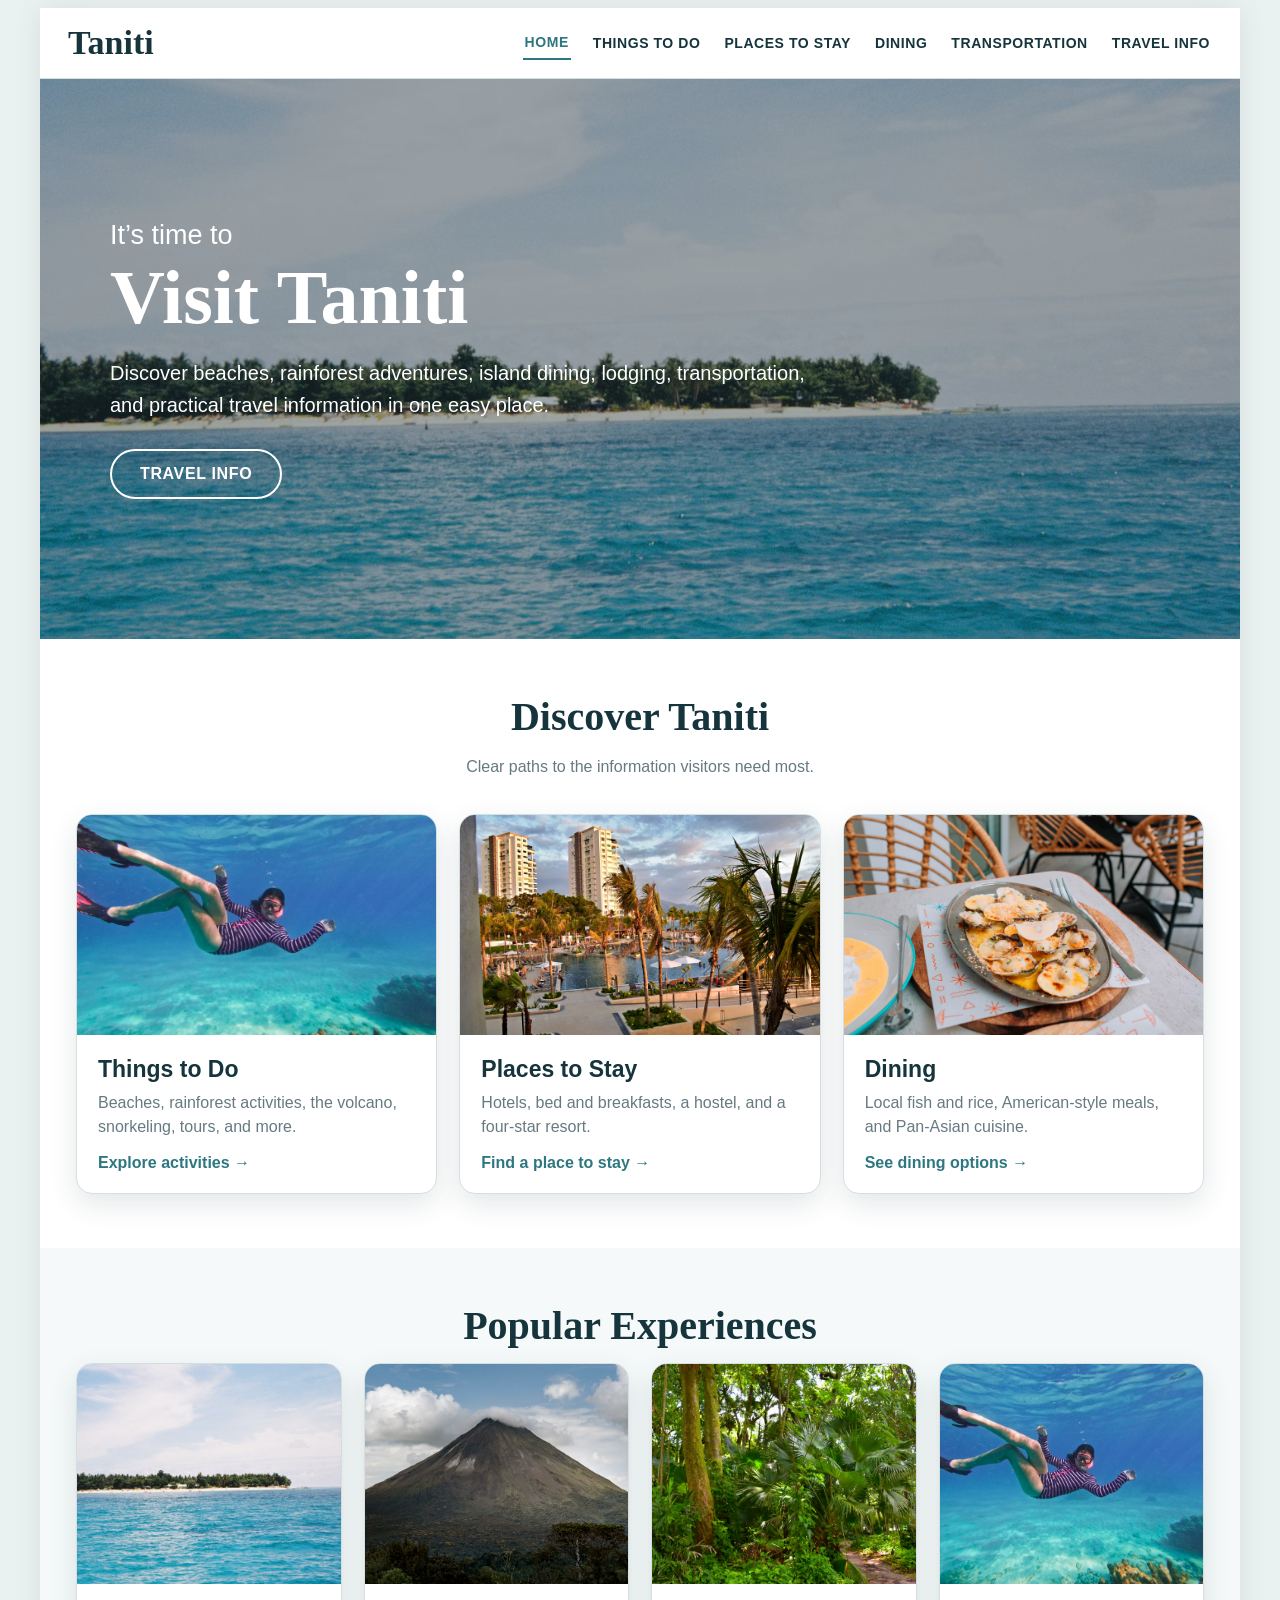
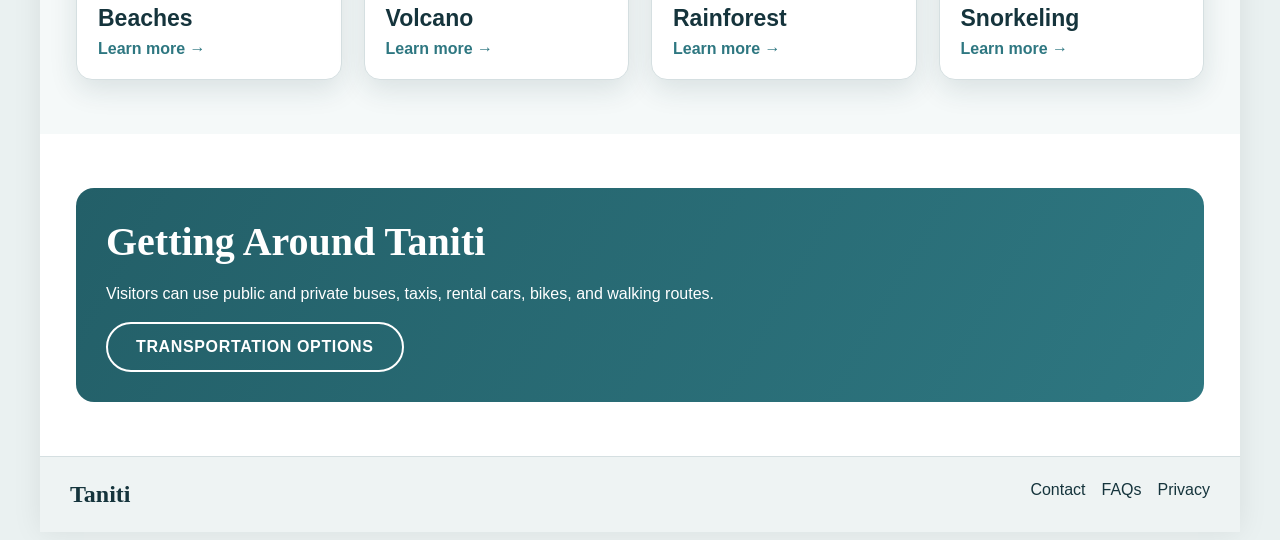
<file: index.html>
<!doctype html>
<html lang="en">

<head>
    <meta charset="utf-8">
    <meta name="viewport" content="width=device-width,initial-scale=1">
    <title>Home | Taniti Prototype</title>
    <link rel="stylesheet" href="styles.css">
</head>

<body>
    <div class="site">
        <header>
            <div class="nav">
                <div class="logo">Taniti</div><a href="index.html" class="active">Home</a><a
                    href="things-to-do.html">Things to Do</a><a href="places-to-stay.html">Places to Stay</a><a
                    href="dining.html">Dining</a><a href="transportation.html">Transportation</a><a
                    href="travel-info.html">Travel Info</a>
            </div>
        </header>
        <section class="hero"><img class="hero-bg" src="images/hero.avif" alt="Illustrated tropical island beach">
            <div class="hero-inner">
                <div class="kicker">It’s time to</div>
                <h1>Visit Taniti</h1>
                <p>Discover beaches, rainforest adventures, island dining, lodging, transportation, and practical travel
                    information in one easy place.</p><a class="btn" href="travel-info.html">Travel Info</a>
            </div>
        </section>
        <section class="section">
            <h2>Discover Taniti</h2>
            <p class="intro">Clear paths to the information visitors need most.</p>
            <div class="grid3">
                <article class="card"><img src="images/snorkeling.avif" alt="Island activities illustration">
                    <div class="card-body">
                        <h3>Things to Do</h3>
                        <p>Beaches, rainforest activities, the volcano, snorkeling, tours, and more.</p><a class="mini"
                            href="things-to-do.html">Explore activities →</a>
                    </div>
                </article>
                <article class="card"><img src="images/resort.avif" alt="Tropical lodging illustration">
                    <div class="card-body">
                        <h3>Places to Stay</h3>
                        <p>Hotels, bed and breakfasts, a hostel, and a four-star resort.</p><a class="mini"
                            href="places-to-stay.html">Find a place to stay →</a>
                    </div>
                </article>
                <article class="card"><img src="images/dining.avif" alt="Island dining illustration">
                    <div class="card-body">
                        <h3>Dining</h3>
                        <p>Local fish and rice, American-style meals, and Pan-Asian cuisine.</p><a class="mini"
                            href="dining.html">See dining options →</a>
                    </div>
                </article>
            </div>
        </section>
        <section class="section alt">
            <h2>Popular Experiences</h2>
            <div class="grid4">
                <article class="card"><img src="images/hero.avif" alt="Beach illustration">
                    <div class="card-body">
                        <h3>Beaches</h3><a class="mini" href="things-to-do.html">Learn more →</a>
                    </div>
                </article>
                <article class="card"><img src="images/volcano.avif" alt="Volcano illustration">
                    <div class="card-body">
                        <h3>Volcano</h3><a class="mini" href="things-to-do.html">Learn more →</a>
                    </div>
                </article>
                <article class="card"><img src="images/beach.avif" alt="Rainforest illustration">
                    <div class="card-body">
                        <h3>Rainforest</h3><a class="mini" href="things-to-do.html">Learn more →</a>
                    </div>
                </article>
                <article class="card"><img src="images/snorkeling.avif" alt="Snorkeling illustration">
                    <div class="card-body">
                        <h3>Snorkeling</h3><a class="mini" href="things-to-do.html">Learn more →</a>
                    </div>
                </article>
            </div>
        </section>
        <section class="section">
            <div class="callout">
                <h2>Getting Around Taniti</h2>
                <p>Visitors can use public and private buses, taxis, rental cars, bikes, and walking routes.</p><a
                    class="btn" href="transportation.html">Transportation Options</a>
            </div>
        </section>
        <footer>
            <div class="brand">Taniti</div>
            <div><a href="contact.html">Contact</a><a href="faqs.html">FAQs</a><a href="privacy.html">Privacy</a></div>
        </footer>
    </div>
</body>

</html>
</file>
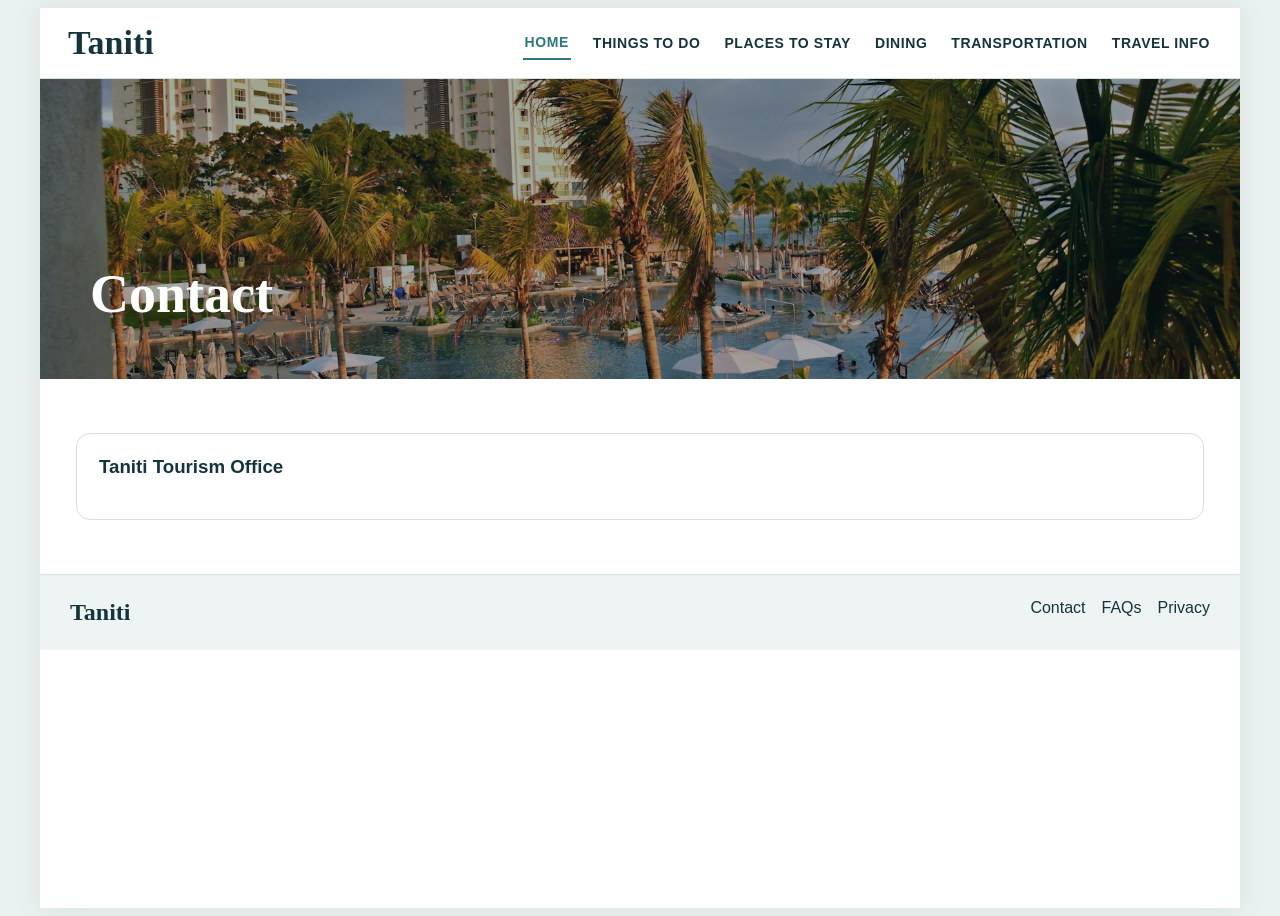
<file: contact.html>
<!doctype html>
<html lang="en">

<head>
    <meta charset="utf-8">
    <meta name="viewport" content="width=device-width,initial-scale=1">
    <title>Contact | Taniti Prototype</title>
    <link rel="stylesheet" href="styles.css">
</head>

<body>
    <div class="site">
        <header>
            <div class="nav">
                <div class="logo">Taniti</div><a href="index.html" class="active">Home</a><a
                    href="things-to-do.html">Things to Do</a><a href="places-to-stay.html">Places to Stay</a><a
                    href="dining.html">Dining</a><a href="transportation.html">Transportation</a><a
                    href="travel-info.html">Travel Info</a>
            </div>
        </header>
        <section class="banner"><img class="banner-bg" src="images/resort.avif" alt="Illustrated Taniti shoreline">
            <div>
                <h1>Contact</h1
            </div>
        </section>
        <section class="section">
            <div class="box">
                <h3>Taniti Tourism Office</h3>
            </div>
        </section>
        <footer>
            <div class="brand">Taniti</div>
            <div><a href="contact.html">Contact</a><a href="faqs.html">FAQs</a><a href="privacy.html">Privacy</a></div>
        </footer>
    </div>
</body>

</html>
</file>
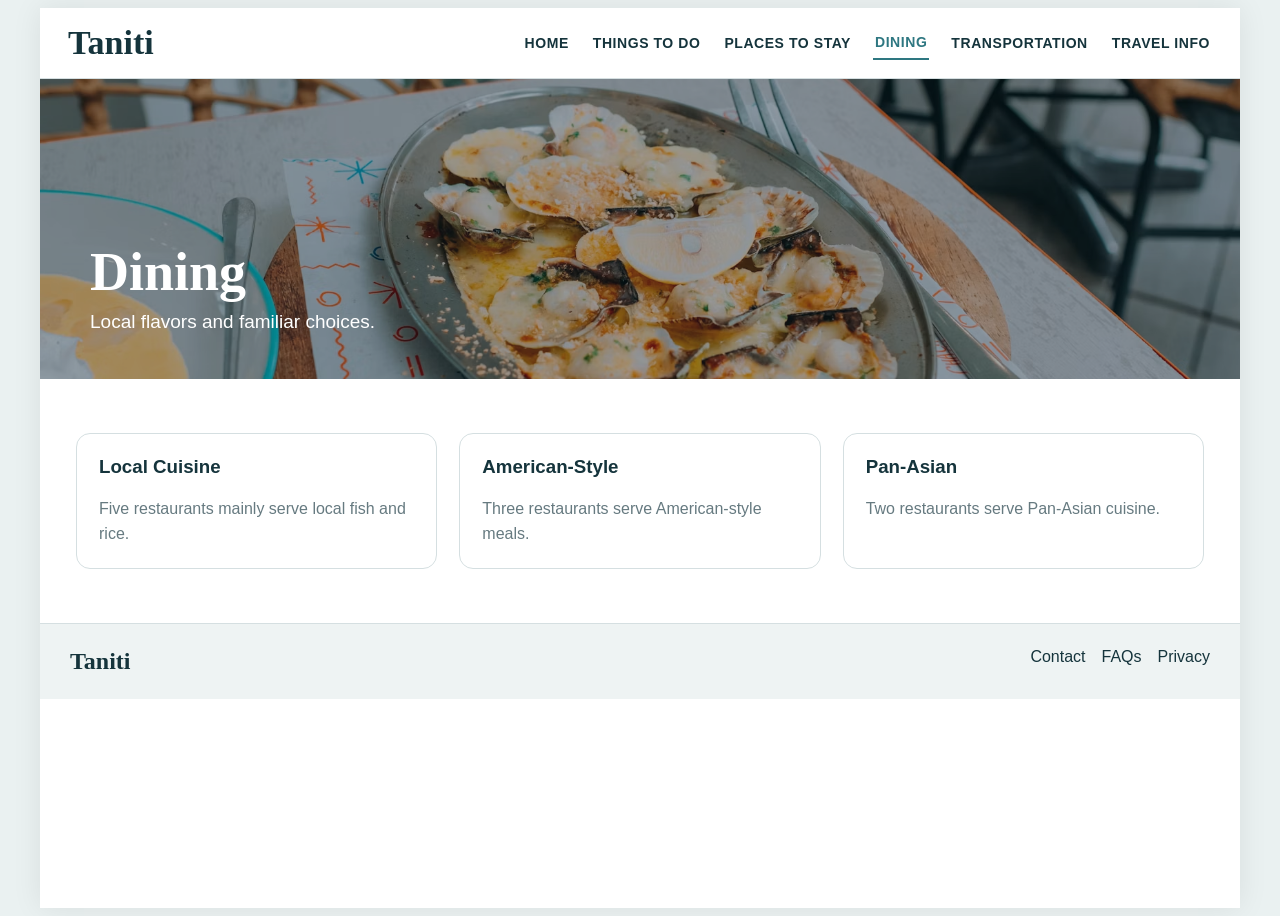
<file: dining.html>
<!doctype html>
<html lang="en">

<head>
    <meta charset="utf-8">
    <meta name="viewport" content="width=device-width,initial-scale=1">
    <title>Dining | Taniti Prototype</title>
    <link rel="stylesheet" href="styles.css">
</head>

<body>
    <div class="site">
        <header>
            <div class="nav">
                <div class="logo">Taniti</div><a href="index.html">Home</a><a href="things-to-do.html">Things to
                    Do</a><a href="places-to-stay.html">Places to Stay</a><a href="dining.html"
                    class="active">Dining</a><a href="transportation.html">Transportation</a><a
                    href="travel-info.html">Travel Info</a>
            </div>
        </header>
        <section class="banner"><img class="banner-bg" src="images/dining.avif" alt="Illustrated dining scene">
            <div>
                <h1>Dining</h1>
                <p>Local flavors and familiar choices.</p>
            </div>
        </section>
        <section class="section">
            <div class="grid3">
                <div class="box">
                    <h3>Local Cuisine</h3>
                    <p>Five restaurants mainly serve local fish and rice.</p>
                </div>
                <div class="box">
                    <h3>American-Style</h3>
                    <p>Three restaurants serve American-style meals.</p>
                </div>
                <div class="box">
                    <h3>Pan-Asian</h3>
                    <p>Two restaurants serve Pan-Asian cuisine.</p>
                </div>
            </div>
        </section>
        <footer>
            <div class="brand">Taniti</div>
            <div><a href="contact.html">Contact</a><a href="faqs.html">FAQs</a><a href="privacy.html">Privacy</a></div>
        </footer>
    </div>
</body>

</html>
</file>
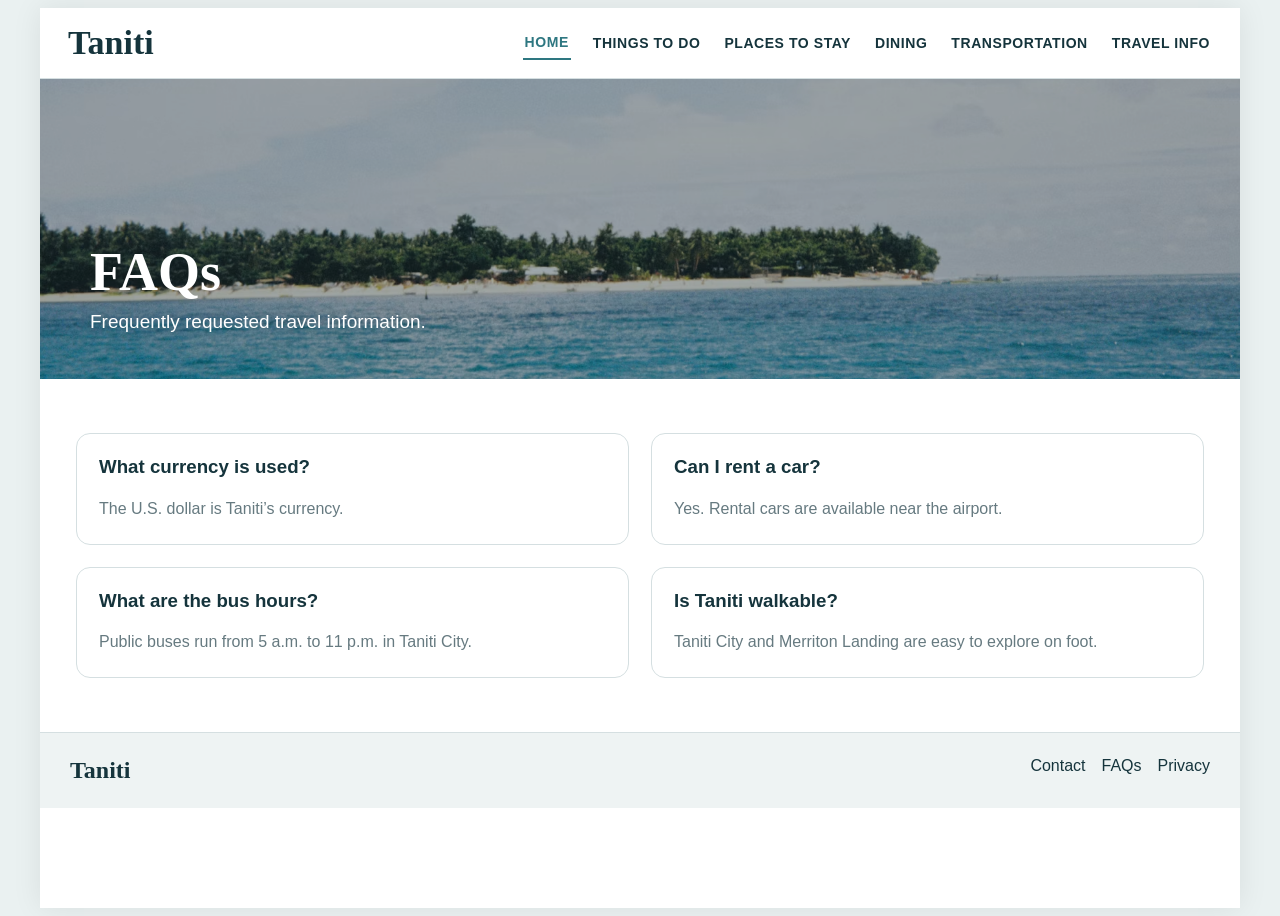
<file: faqs.html>
<!doctype html>
<html lang="en">

<head>
    <meta charset="utf-8">
    <meta name="viewport" content="width=device-width,initial-scale=1">
    <title>FAQs | Taniti Prototype</title>
    <link rel="stylesheet" href="styles.css">
</head>

<body>
    <div class="site">
        <header>
            <div class="nav">
                <div class="logo">Taniti</div><a href="index.html" class="active">Home</a><a
                    href="things-to-do.html">Things to Do</a><a href="places-to-stay.html">Places to Stay</a><a
                    href="dining.html">Dining</a><a href="transportation.html">Transportation</a><a
                    href="travel-info.html">Travel Info</a>
            </div>
        </header>
        <section class="banner"><img class="banner-bg" src="images/hero.avif" alt="Illustrated tropical island">
            <div>
                <h1>FAQs</h1>
                <p>Frequently requested travel information.</p>
            </div>
        </section>
        <section class="section">
            <div class="grid2">
                <div class="box">
                    <h3>What currency is used?</h3>
                    <p>The U.S. dollar is Taniti’s currency.</p>
                </div>
                <div class="box">
                    <h3>Can I rent a car?</h3>
                    <p>Yes. Rental cars are available near the airport.</p>
                </div>
                <div class="box">
                    <h3>What are the bus hours?</h3>
                    <p>Public buses run from 5 a.m. to 11 p.m. in Taniti City.</p>
                </div>
                <div class="box">
                    <h3>Is Taniti walkable?</h3>
                    <p>Taniti City and Merriton Landing are easy to explore on foot.</p>
                </div>
            </div>
        </section>
        <footer>
            <div class="brand">Taniti</div>
            <div><a href="contact.html">Contact</a><a href="faqs.html">FAQs</a><a href="privacy.html">Privacy</a></div>
        </footer>
    </div>
</body>

</html>
</file>
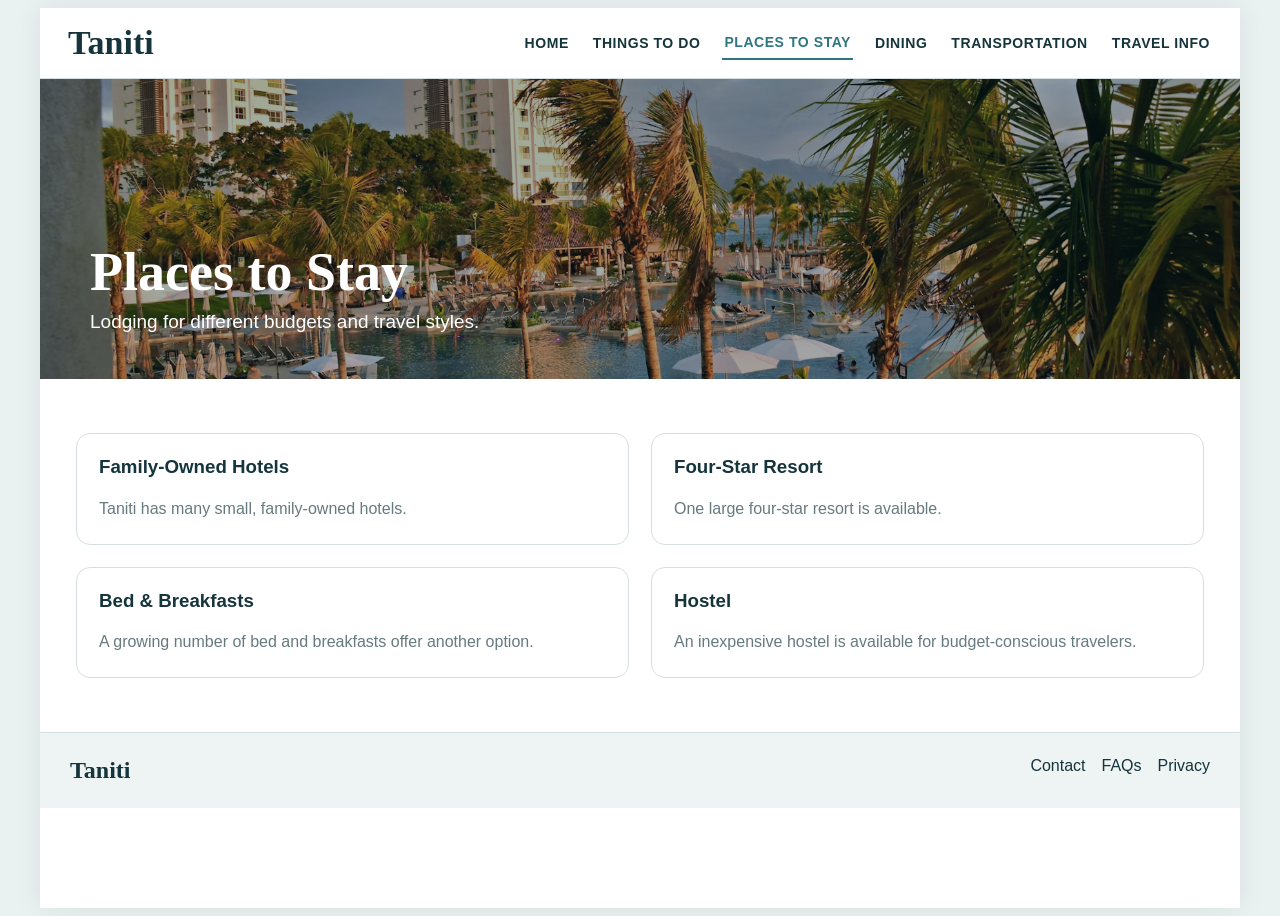
<file: places-to-stay.html>
<!doctype html>
<html lang="en">

<head>
    <meta charset="utf-8">
    <meta name="viewport" content="width=device-width,initial-scale=1">
    <title>Places to Stay | Taniti Prototype</title>
    <link rel="stylesheet" href="styles.css">
</head>

<body>
    <div class="site">
        <header>
            <div class="nav">
                <div class="logo">Taniti</div><a href="index.html">Home</a><a href="things-to-do.html">Things to
                    Do</a><a href="places-to-stay.html" class="active">Places to Stay</a><a
                    href="dining.html">Dining</a><a href="transportation.html">Transportation</a><a
                    href="travel-info.html">Travel Info</a>
            </div>
        </header>
        <section class="banner"><img class="banner-bg" src="images/resort.avif" alt="Illustrated tropical resort">
            <div>
                <h1>Places to Stay</h1>
                <p>Lodging for different budgets and travel styles.</p>
            </div>
        </section>
        <section class="section">
            <div class="grid2">
                <div class="box">
                    <h3>Family-Owned Hotels</h3>
                    <p>Taniti has many small, family-owned hotels.</p>
                </div>
                <div class="box">
                    <h3>Four-Star Resort</h3>
                    <p>One large four-star resort is available.</p>
                </div>
                <div class="box">
                    <h3>Bed &amp; Breakfasts</h3>
                    <p>A growing number of bed and breakfasts offer another option.</p>
                </div>
                <div class="box">
                    <h3>Hostel</h3>
                    <p>An inexpensive hostel is available for budget-conscious travelers.</p>
                </div>
            </div>
        </section>
        <footer>
            <div class="brand">Taniti</div>
            <div><a href="contact.html">Contact</a><a href="faqs.html">FAQs</a><a href="privacy.html">Privacy</a></div>
        </footer>
    </div>
</body>

</html>
</file>
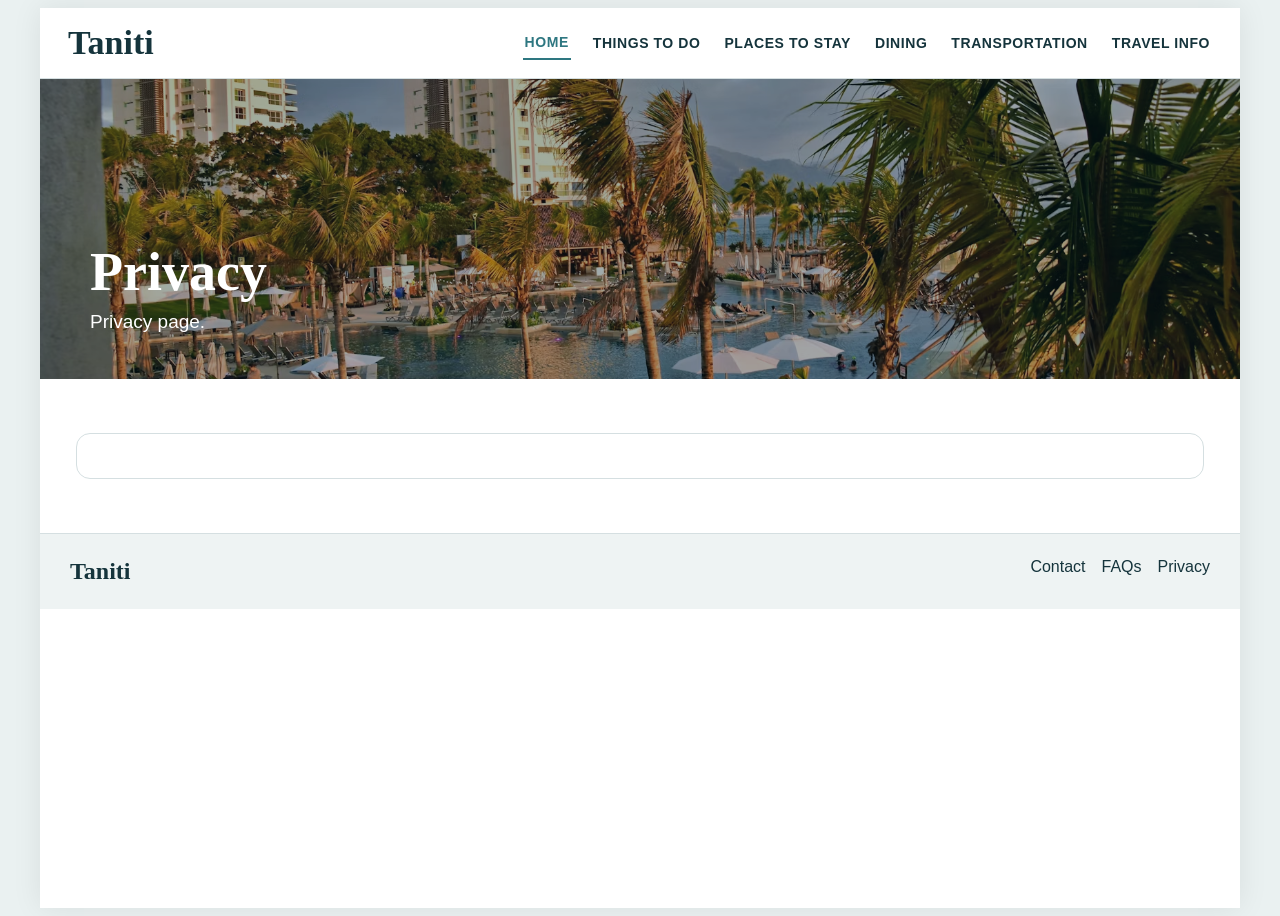
<file: privacy.html>
<!doctype html>
<html lang="en">

<head>
    <meta charset="utf-8">
    <meta name="viewport" content="width=device-width,initial-scale=1">
    <title>Privacy | Taniti Prototype</title>
    <link rel="stylesheet" href="styles.css">
</head>

<body>
    <div class="site">
        <header>
            <div class="nav">
                <div class="logo">Taniti</div><a href="index.html" class="active">Home</a><a
                    href="things-to-do.html">Things to Do</a><a href="places-to-stay.html">Places to Stay</a><a
                    href="dining.html">Dining</a><a href="transportation.html">Transportation</a><a
                    href="travel-info.html">Travel Info</a>
            </div>
        </header>
        <section class="banner"><img class="banner-bg" src="images/resort.avif" alt="Illustrated Taniti shoreline">
            <div>
                <h1>Privacy</h1>
                <p>Privacy page.</p>
            </div>
        </section>
        <section class="section">
            <div class="box">
            </div>
        </section>
        <footer>
            <div class="brand">Taniti</div>
            <div><a href="contact.html">Contact</a><a href="faqs.html">FAQs</a><a href="privacy.html">Privacy</a></div>
        </footer>
    </div>
</body>

</html>
</file>
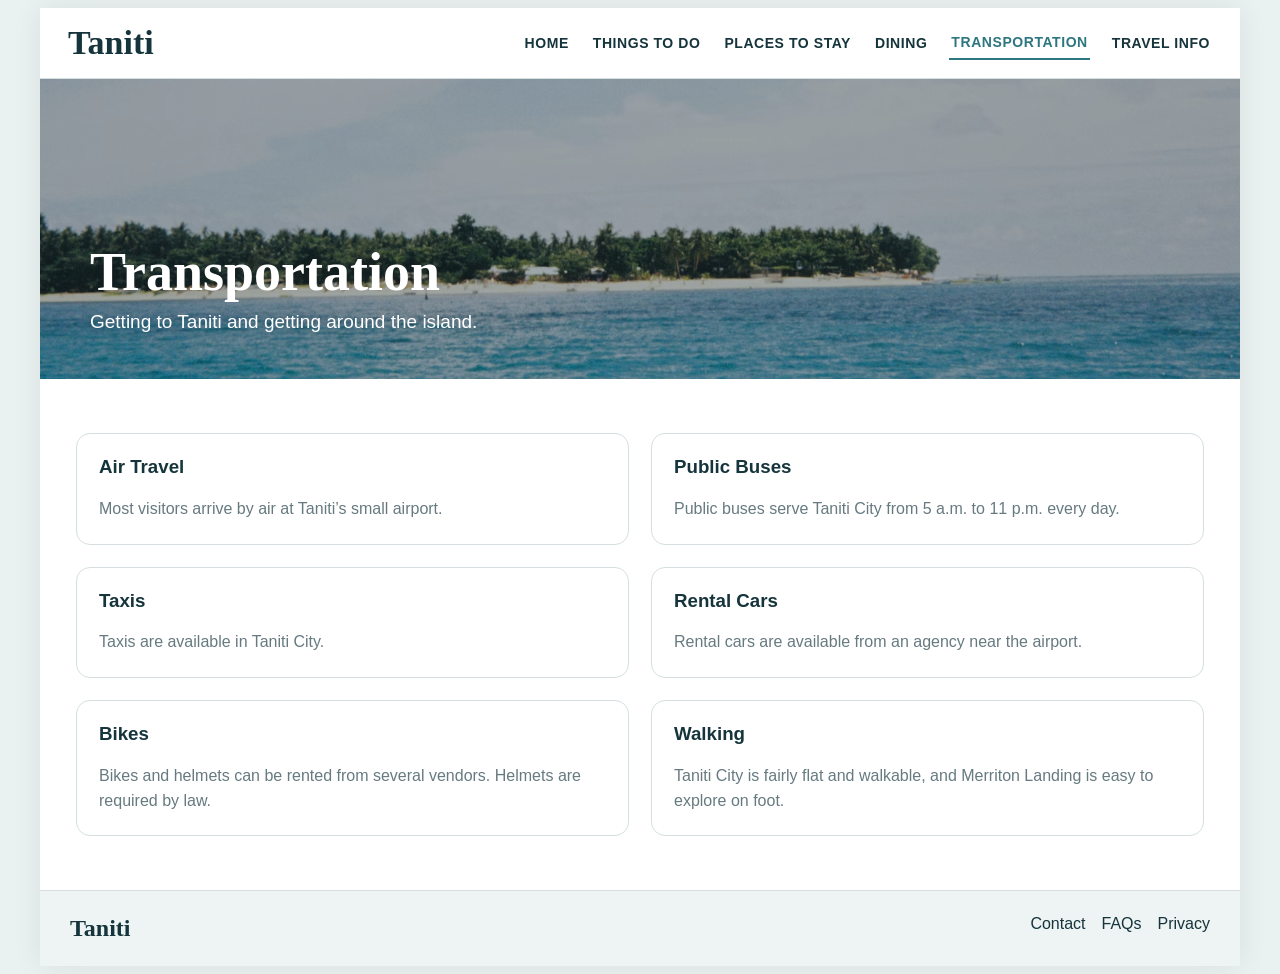
<file: transportation.html>
<!doctype html>
<html lang="en">

<head>
    <meta charset="utf-8">
    <meta name="viewport" content="width=device-width,initial-scale=1">
    <title>Transportation | Taniti Prototype</title>
    <link rel="stylesheet" href="styles.css">
</head>

<body>
    <div class="site">
        <header>
            <div class="nav">
                <div class="logo">Taniti</div><a href="index.html">Home</a><a href="things-to-do.html">Things to
                    Do</a><a href="places-to-stay.html">Places to Stay</a><a href="dining.html">Dining</a><a
                    href="transportation.html" class="active">Transportation</a><a href="travel-info.html">Travel
                    Info</a>
            </div>
        </header>
        <section class="banner"><img class="banner-bg" src="images/hero.avif" alt="Illustrated Taniti shoreline">
            <div>
                <h1>Transportation</h1>
                <p>Getting to Taniti and getting around the island.</p>
            </div>
        </section>
        <section class="section">
            <div class="grid2">
                <div class="box">
                    <h3>Air Travel</h3>
                    <p>Most visitors arrive by air at Taniti’s small airport.</p>
                </div>
                <div class="box">
                    <h3>Public Buses</h3>
                    <p>Public buses serve Taniti City from 5 a.m. to 11 p.m. every day.</p>
                </div>
                <div class="box">
                    <h3>Taxis</h3>
                    <p>Taxis are available in Taniti City.</p>
                </div>
                <div class="box">
                    <h3>Rental Cars</h3>
                    <p>Rental cars are available from an agency near the airport.</p>
                </div>
                <div class="box">
                    <h3>Bikes</h3>
                    <p>Bikes and helmets can be rented from several vendors. Helmets are required by law.</p>
                </div>
                <div class="box">
                    <h3>Walking</h3>
                    <p>Taniti City is fairly flat and walkable, and Merriton Landing is easy to explore on foot.</p>
                </div>
            </div>
        </section>
        <footer>
            <div class="brand">Taniti</div>
            <div><a href="contact.html">Contact</a><a href="faqs.html">FAQs</a><a href="privacy.html">Privacy</a></div>
        </footer>
    </div>
</body>

</html>
</file>
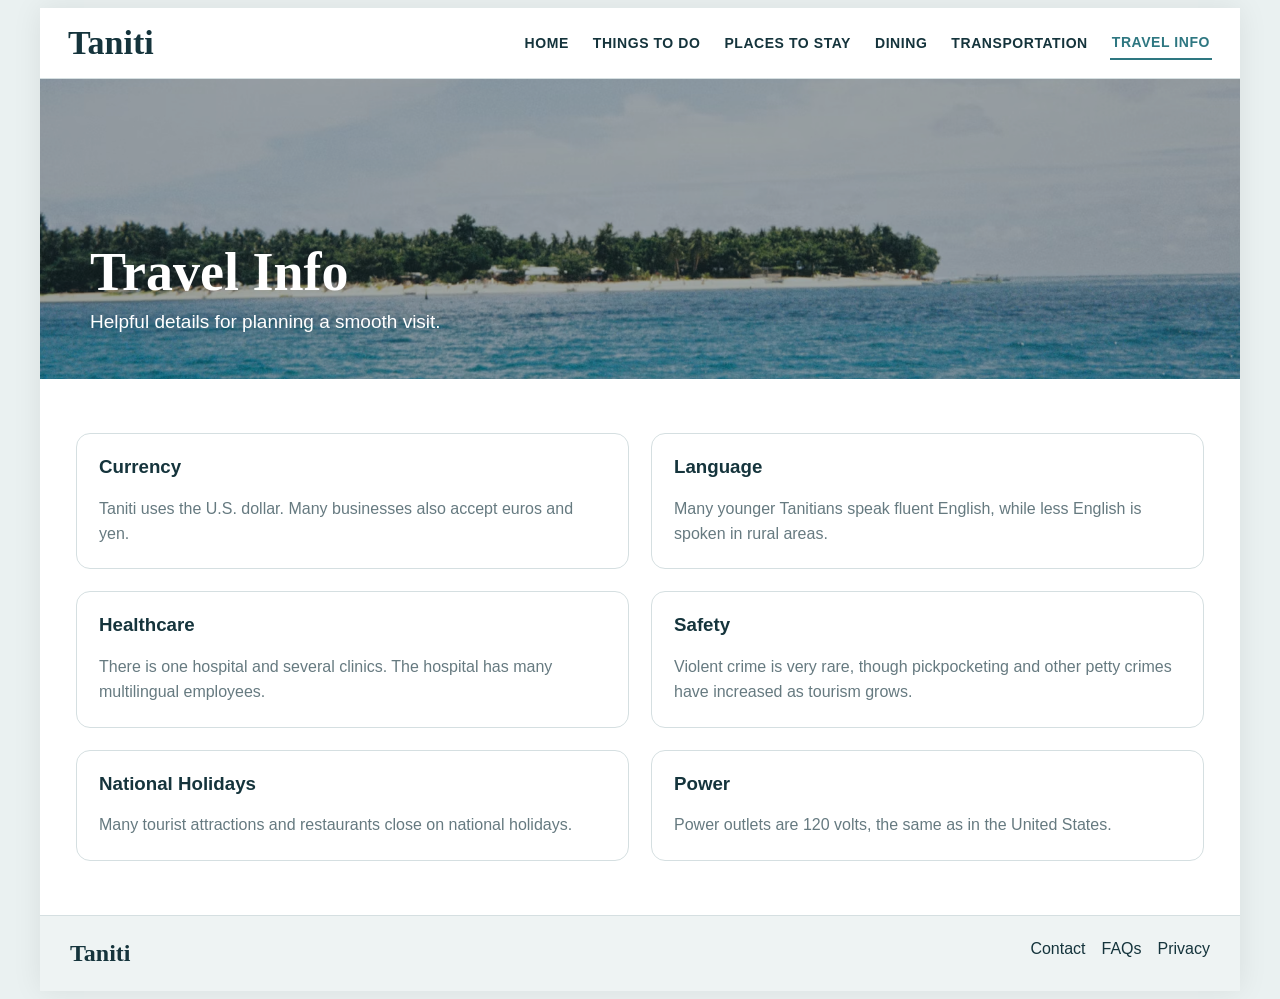
<file: travel-info.html>
<!doctype html>
<html lang="en">

<head>
    <meta charset="utf-8">
    <meta name="viewport" content="width=device-width,initial-scale=1">
    <title>Travel Info | Taniti Prototype</title>
    <link rel="stylesheet" href="styles.css">
</head>

<body>
    <div class="site">
        <header>
            <div class="nav">
                <div class="logo">Taniti</div><a href="index.html">Home</a><a href="things-to-do.html">Things to
                    Do</a><a href="places-to-stay.html">Places to Stay</a><a href="dining.html">Dining</a><a
                    href="transportation.html">Transportation</a><a href="travel-info.html" class="active">Travel
                    Info</a>
            </div>
        </header>
        <section class="banner"><img class="banner-bg" src="images/hero.avif" alt="Illustrated tropical island">
            <div>
                <h1>Travel Info</h1>
                <p>Helpful details for planning a smooth visit.</p>
            </div>
        </section>
        <section class="section">
            <div class="grid2">
                <div class="box">
                    <h3>Currency</h3>
                    <p>Taniti uses the U.S. dollar. Many businesses also accept euros and yen.</p>
                </div>
                <div class="box">
                    <h3>Language</h3>
                    <p>Many younger Tanitians speak fluent English, while less English is spoken in rural areas.</p>
                </div>
                <div class="box">
                    <h3>Healthcare</h3>
                    <p>There is one hospital and several clinics. The hospital has many multilingual employees.</p>
                </div>
                <div class="box">
                    <h3>Safety</h3>
                    <p>Violent crime is very rare, though pickpocketing and other petty crimes have increased as tourism
                        grows.</p>
                </div>
                <div class="box">
                    <h3>National Holidays</h3>
                    <p>Many tourist attractions and restaurants close on national holidays.</p>
                </div>
                <div class="box">
                    <h3>Power</h3>
                    <p>Power outlets are 120 volts, the same as in the United States.</p>
                </div>
            </div>
        </section>
        <footer>
            <div class="brand">Taniti</div>
            <div><a href="contact.html">Contact</a><a href="faqs.html">FAQs</a><a href="privacy.html">Privacy</a></div>
        </footer>
    </div>
</body>

</html>
</file>
<file: styles.css>
:root {
    --navy: #15343c;
    --teal: #2e7781;
    --teal2: #235f68;
    --muted: #667a80;
    --line: #d5dfe1;
    --soft: #f5f9f9;
    --shadow: 0 10px 28px rgba(22, 55, 62, .12)
}

* {
    box-sizing: border-box
}

html {
    scroll-behavior: smooth
}

body {
    font-family: Arial, Helvetica, sans-serif;
    color: var(--navy);
    background: #eaf1f1
}

.site {
    max-width: 1200px;
    margin: auto;
    background: #fff;
    min-height: 100vh;
    box-shadow: 0 0 28px rgba(0, 0, 0, .08)
}

header {
    position: sticky;
    top: 0;
    z-index: 20;
    background: rgba(255, 255, 255, .97);
    border-bottom: 1px solid var(--line)
}

.nav {
    display: flex;
    align-items: center;
    gap: 20px;
    padding: 16px 28px;
    flex-wrap: wrap
}

.logo {
    font-family: Georgia, serif;
    font-size: 34px;
    font-weight: 700;
    margin-right: auto
}

.nav a {
    color: var(--navy);
    text-decoration: none;
    font-size: 14px;
    font-weight: 700;
    text-transform: uppercase;
    letter-spacing: .04em;
    padding: 8px 2px
}

.nav a:hover,
.nav a.active {
    color: var(--teal);
    border-bottom: 2px solid var(--teal)
}

.hero {
    min-height: 560px;
    position: relative;
    overflow: hidden;
    display: flex;
    align-items: center;
    padding: 70px;
    color: #fff;
    background: #2f7781
}

.hero-inner {
    max-width: 700px
}

.kicker {
    font-size: 27px;
    margin-bottom: 8px
}

.hero h1 {
    font-family: Georgia, serif;
    font-size: 76px;
    line-height: 1;
    margin: 0 0 22px
}

.hero p {
    font-size: 20px;
    line-height: 1.6;
    margin: 0 0 28px
}

.btn {
    display: inline-block;
    border: 2px solid #fff;
    border-radius: 999px;
    color: #fff;
    text-decoration: none;
    font-weight: 700;
    padding: 14px 28px;
    text-transform: uppercase;
    letter-spacing: .04em
}

.btn:hover {
    background: #fff;
    color: var(--teal2)
}

.section {
    padding: 54px 36px
}

.section.alt {
    background: var(--soft)
}

.section h2 {
    text-align: center;
    font-family: Georgia, serif;
    font-size: 40px;
    margin: 0 0 14px
}

.intro {
    max-width: 760px;
    margin: 0 auto 34px;
    text-align: center;
    color: var(--muted);
    line-height: 1.6
}

.grid3,
.grid4,
.grid2 {
    display: grid;
    gap: 22px
}

.grid3 {
    grid-template-columns: repeat(3, 1fr)
}

.grid4 {
    grid-template-columns: repeat(4, 1fr)
}

.grid2 {
    grid-template-columns: repeat(2, 1fr)
}

.card {
    border: 1px solid var(--line);
    border-radius: 16px;
    overflow: hidden;
    background: #fff;
    box-shadow: var(--shadow)
}

.card img {
    width: 100%;
    height: 220px;
    object-fit: cover;
    display: block
}

.card-body {
    padding: 21px
}

.card h3 {
    margin: 0 0 8px;
    font-size: 23px
}

.card p {
    color: var(--muted);
    line-height: 1.5;
    margin: 0 0 15px
}

.mini {
    color: var(--teal);
    font-weight: 700;
    text-decoration: none
}

.mini:hover {
    text-decoration: underline
}

.banner {
    min-height: 300px;
    position: relative;
    overflow: hidden;
    background: #2f7781;
    color: #fff;
    display: flex;
    align-items: flex-end;
    padding: 46px 50px
}

.banner h1 {
    font-family: Georgia, serif;
    font-size: 54px;
    margin: 0 0 8px
}

.banner p {
    font-size: 19px;
    margin: 0
}

.box {
    border: 1px solid var(--line);
    border-radius: 14px;
    padding: 22px;
    background: #fff
}

.box h3 {
    margin-top: 0
}

.box p {
    margin-bottom: 0;
    color: var(--muted);
    line-height: 1.55
}

.callout {
    background: linear-gradient(120deg, var(--teal2), var(--teal));
    color: #fff;
    border-radius: 18px;
    padding: 30px
}

.callout h2 {
    text-align: left;
    color: #fff;
    margin-bottom: 10px
}

.callout p {
    line-height: 1.6
}

footer {
    padding: 24px 30px;
    background: #eef3f3;
    border-top: 1px solid var(--line);
    display: flex;
    justify-content: space-between;
    gap: 20px;
    flex-wrap: wrap
}

footer .brand {
    font-family: Georgia, serif;
    font-size: 24px;
    font-weight: 700
}

footer a {
    color: var(--navy);
    text-decoration: none;
    margin-left: 16px
}

@media(max-width:850px) {
    .logo {
        width: 100%
    }

    .hero {
        padding: 50px 25px;
        min-height: 500px
    }

    .hero h1 {
        font-size: 52px
    }

    .grid2,
    .grid3,
    .grid4 {
        grid-template-columns: 1fr
    }

    .section {
        padding: 40px 22px
    }

    .banner {
        padding: 34px 24px
    }

    .banner h1 {
        font-size: 42px
    }
}

.hero-bg,
.banner-bg {
    position: absolute;
    inset: 0;
    width: 100%;
    height: 100%;
    object-fit: cover;
    z-index: 0
}

.hero::after,
.banner::after {
    content: "";
    position: absolute;
    inset: 0;
    background: rgba(9, 35, 42, .38);
    z-index: 1
}

.hero-inner,
.banner>div {
    position: relative;
    z-index: 2
}
</file>
